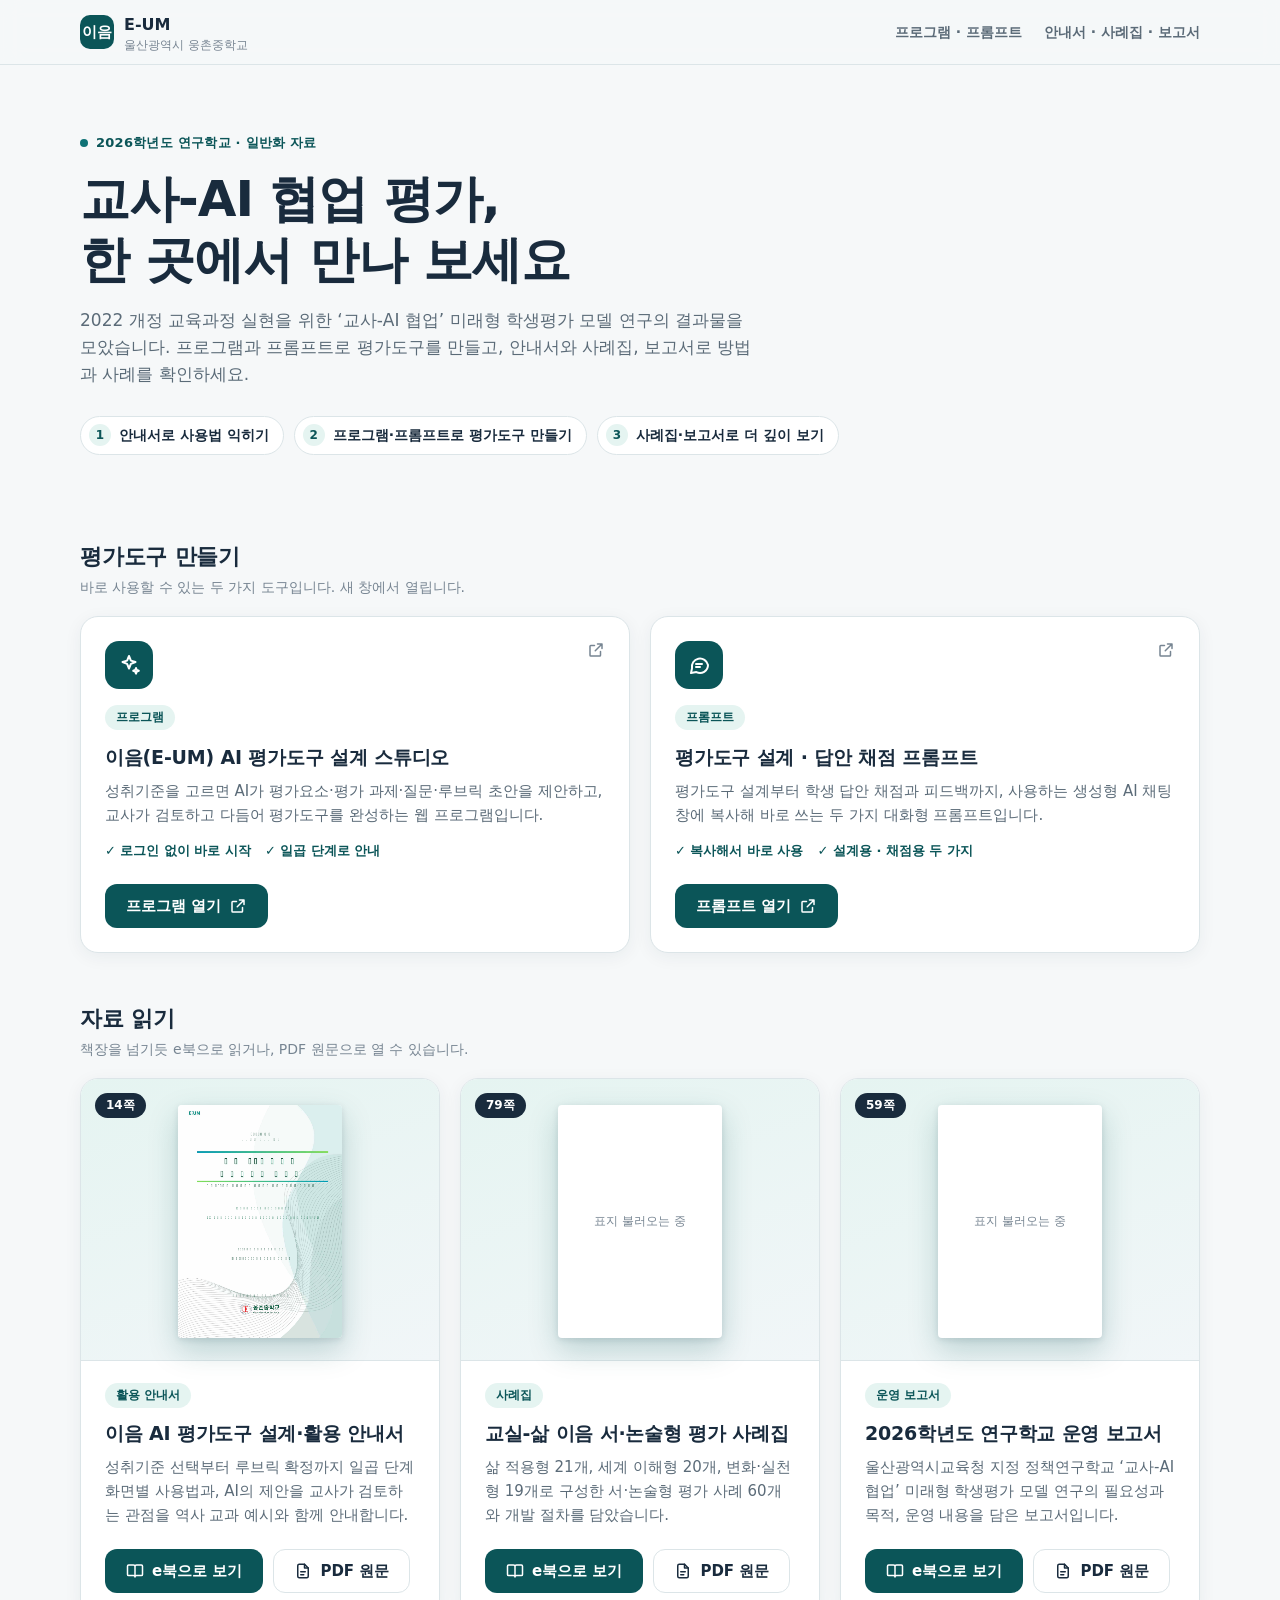
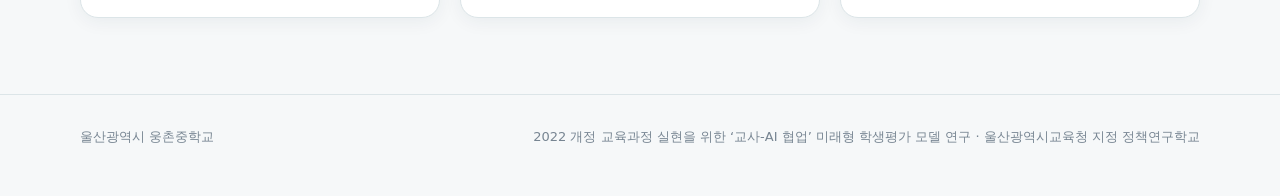
<file: index.html>
<!doctype html>
<html lang="ko">
<head>
<meta charset="utf-8">
<meta name="viewport" content="width=device-width, initial-scale=1">
<title>이음 E-UM 자료 대시보드</title>
<meta name="description" content="교사-AI 협업 미래형 학생평가 모델 연구학교 자료(프로그램, 프롬프트, 안내서, 사례집, 운영 보고서) 바로가기">
<link rel="stylesheet" href="style.css">
</head>
<body>
<header class="topbar">
  <div class="wrap">
    <a class="brand" href="./" aria-label="이음 E-UM 자료 대시보드 처음으로">
      <span class="brand-mark">이음</span>
      <span>E-UM<small id="org"></small></span>
    </a>
    <nav class="nav" aria-label="바로가기">
      <a href="#tools">프로그램 · 프롬프트</a>
      <a href="#docs">안내서 · 사례집 · 보고서</a>
    </nav>
  </div>
</header>

<main>
  <section class="hero wrap">
    <span class="kicker" id="kicker"></span>
    <h1 id="title"></h1>
    <p id="lead"></p>
    <ol class="flow" aria-label="추천 이용 순서">
      <li>안내서로 사용법 익히기</li>
      <li>프로그램·프롬프트로 평가도구 만들기</li>
      <li>사례집·보고서로 더 깊이 보기</li>
    </ol>
  </section>

  <section class="section wrap" id="tools">
    <div class="section-head">
      <div><h2>평가도구 만들기</h2><p>바로 사용할 수 있는 두 가지 도구입니다. 새 창에서 열립니다.</p></div>
    </div>
    <div class="grid two" id="toolGrid"></div>
  </section>

  <section class="section wrap" id="docs">
    <div class="section-head">
      <div><h2>자료 읽기</h2><p>책장을 넘기듯 e북으로 읽거나, PDF 원문으로 열 수 있습니다.</p></div>
    </div>
    <div class="grid three" id="docGrid"></div>
  </section>
</main>

<footer>
  <div class="wrap">
    <span id="foot"></span>
    <span>2022 개정 교육과정 실현을 위한 ‘교사-AI 협업’ 미래형 학생평가 모델 연구 · 울산광역시교육청 지정 정책연구학교</span>
  </div>
</footer>

<script src="config.js"></script>
<script src="vendor/pdf.min.js"></script>
<script>
(function () {
  var C = window.EUM;
  var ICON = {
    tool: '<svg viewBox="0 0 24 24" fill="none" stroke="currentColor" stroke-width="2" stroke-linecap="round" stroke-linejoin="round"><path d="M12 3l1.9 4.6L18.5 9l-4.6 1.9L12 15.5l-1.9-4.6L5.5 9l4.6-1.4z"/><path d="M19 15l.8 2 2 .8-2 .8-.8 2-.8-2-2-.8 2-.8z"/></svg>',
    chat: '<svg viewBox="0 0 24 24" fill="none" stroke="currentColor" stroke-width="2" stroke-linecap="round" stroke-linejoin="round"><path d="M21 12a8 8 0 0 1-11.6 7.1L4 20l1-4.6A8 8 0 1 1 21 12z"/><path d="M9 11h6M9 14h4"/></svg>',
    ext: '<svg viewBox="0 0 24 24" fill="none" stroke="currentColor" stroke-width="2" stroke-linecap="round" stroke-linejoin="round"><path d="M14 4h6v6M20 4l-9 9M18 14v5a1 1 0 0 1-1 1H5a1 1 0 0 1-1-1V7a1 1 0 0 1 1-1h5"/></svg>',
    book: '<svg viewBox="0 0 24 24" fill="none" stroke="currentColor" stroke-width="2" stroke-linecap="round" stroke-linejoin="round"><path d="M2 5.5A1.5 1.5 0 0 1 3.5 4H10a2 2 0 0 1 2 2v14a2 2 0 0 0-2-2H3.5A1.5 1.5 0 0 1 2 16.5zM22 5.5A1.5 1.5 0 0 0 20.5 4H14a2 2 0 0 0-2 2v14a2 2 0 0 1 2-2h6.5a1.5 1.5 0 0 0 1.5-1.5z"/></svg>',
    pdf: '<svg viewBox="0 0 24 24" fill="none" stroke="currentColor" stroke-width="2" stroke-linecap="round" stroke-linejoin="round"><path d="M14 3H7a2 2 0 0 0-2 2v14a2 2 0 0 0 2 2h10a2 2 0 0 0 2-2V8z"/><path d="M14 3v5h5M9 13h6M9 17h4"/></svg>'
  };
  function el(html) { var t = document.createElement('template'); t.innerHTML = html.trim(); return t.content.firstChild; }
  function esc(s) { return String(s).replace(/[&<>"]/g, function (c) { return { '&': '&amp;', '<': '&lt;', '>': '&gt;', '"': '&quot;' }[c]; }); }

  document.getElementById('org').textContent = C.site.org;
  document.getElementById('kicker').textContent = C.site.kicker;
  document.getElementById('title').textContent = C.site.title;
  document.getElementById('lead').textContent = C.site.lead;
  document.getElementById('foot').textContent = C.site.org;

  var tg = document.getElementById('toolGrid');
  C.tools.forEach(function (t) {
    tg.appendChild(el(
      '<article class="card tool">' +
        '<div class="tool-top"><span class="ico">' + ICON[t.icon] + '</span><span class="ext" aria-hidden="true">' + ICON.ext + '</span></div>' +
        '<span class="tag">' + esc(t.tag) + '</span>' +
        '<h3>' + esc(t.title) + '</h3>' +
        '<p>' + esc(t.desc) + '</p>' +
        '<ul class="points">' + t.points.map(function (p) { return '<li>' + esc(p) + '</li>'; }).join('') + '</ul>' +
        '<div class="actions"><a class="btn btn-primary" href="' + esc(t.url) + '" target="_blank" rel="noopener">' + esc(t.cta) + ICON.ext + '</a></div>' +
      '</article>'));
  });

  var dg = document.getElementById('docGrid');
  C.docs.forEach(function (d) {
    var card = el(
      '<article class="card doc">' +
        '<div class="cover"><span class="badge">' + d.pages + '쪽</span><div class="cover-frame"><span class="ph">표지 불러오는 중</span></div></div>' +
        '<div class="doc-body">' +
          '<span class="tag">' + esc(d.tag) + '</span>' +
          '<h3>' + esc(d.title) + '</h3>' +
          '<p>' + esc(d.desc) + '</p>' +
          '<div class="actions">' +
            '<a class="btn btn-primary" href="viewer.html?doc=' + d.id + '">' + ICON.book + 'e북으로 보기</a>' +
            '<a class="btn btn-ghost" href="' + esc(d.file) + '" target="_blank" rel="noopener">' + ICON.pdf + 'PDF 원문</a>' +
          '</div>' +
        '</div>' +
      '</article>');
    dg.appendChild(card);
    d._frame = card.querySelector('.cover-frame');
  });

  /* 표지는 PDF 첫 쪽을 그대로 그려서 보여 줍니다. 실패해도 버튼은 정상 동작합니다. */
  if (window.pdfjsLib) {
    pdfjsLib.GlobalWorkerOptions.workerSrc = 'vendor/pdf.worker.min.js';
    C.docs.reduce(function (chain, d) {
      return chain.then(function () {
        return pdfjsLib.getDocument(d.file).promise.then(function (pdf) {
          return pdf.getPage(1).then(function (page) {
            var base = page.getViewport({ scale: 1 });
            var vp = page.getViewport({ scale: 520 / base.width });
            var cv = document.createElement('canvas');
            cv.width = vp.width; cv.height = vp.height;
            return page.render({ canvasContext: cv.getContext('2d'), viewport: vp }).promise.then(function () {
              d._frame.innerHTML = ''; d._frame.appendChild(cv);
              pdf.destroy();
            });
          });
        });
      }).catch(function () { d._frame.innerHTML = '<span class="ph">' + esc(d.tag) + '</span>'; });
    }, Promise.resolve());
  } else {
    C.docs.forEach(function (d) { d._frame.innerHTML = '<span class="ph">' + esc(d.tag) + '</span>'; });
  }
})();
</script>
</body>
</html>
</file>
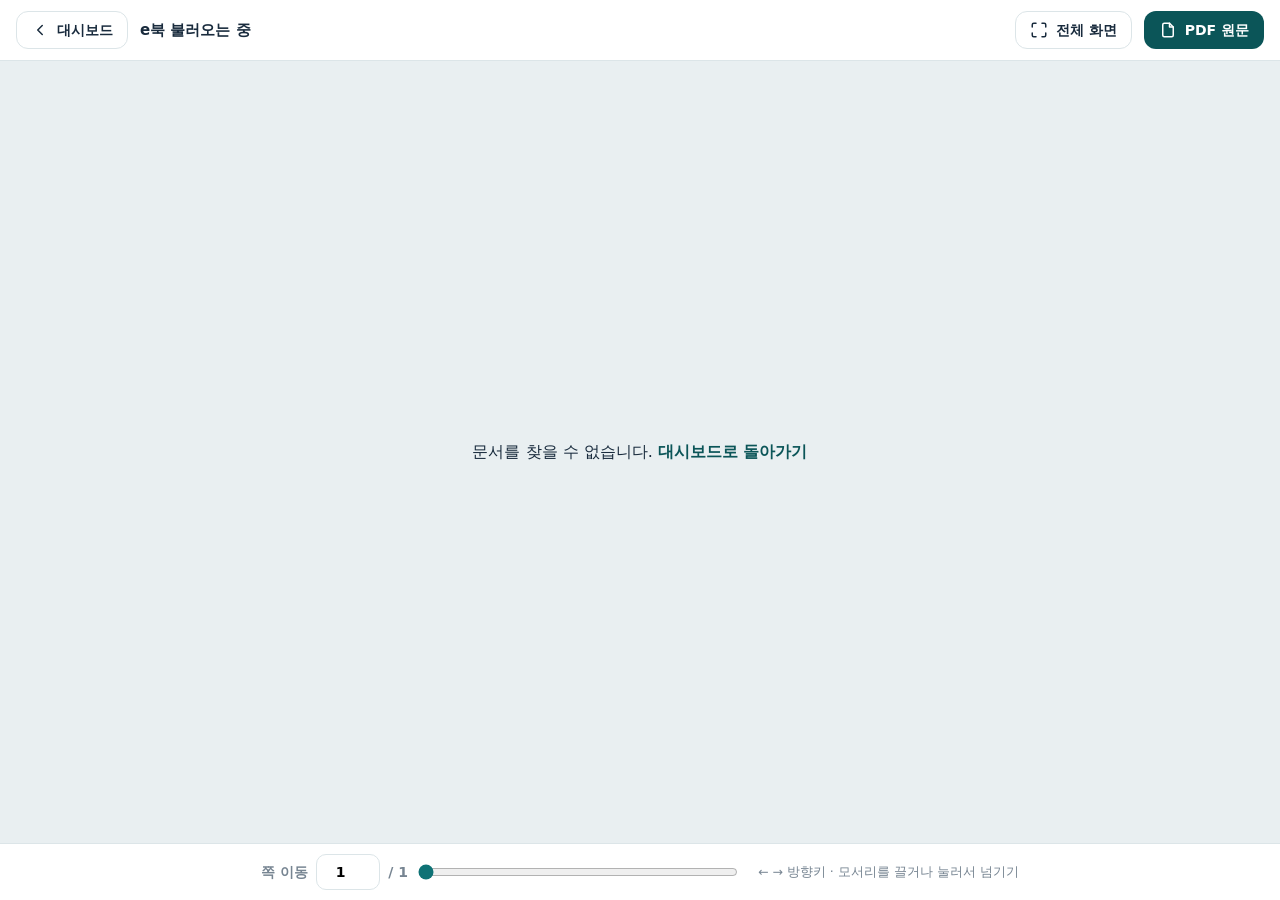
<file: viewer.html>
<!doctype html>
<html lang="ko">
<head>
<meta charset="utf-8">
<meta name="viewport" content="width=device-width, initial-scale=1">
<title>e북 보기 · 이음 E-UM</title>
<link rel="stylesheet" href="style.css">
<style>
  html, body { height: 100%; overflow: hidden; }
  body { display: flex; flex-direction: column; background: #e9eff1; }
  .vbar { background: var(--paper); border-bottom: 1px solid var(--line); flex: none; }
  .vbar .wrap { width: 100%; padding: 0 16px; display: flex; align-items: center; gap: 12px; height: 60px; }
  .vtitle { flex: 1; min-width: 0; }
  .vtitle strong { display: block; font-size: 15px; white-space: nowrap; overflow: hidden; text-overflow: ellipsis; }
  .vtitle span { font-size: 12px; color: var(--dim); }
  .vbar .btn { min-height: 38px; padding: 0 14px; font-size: 14px; }
  .stage { position: relative; flex: 1; min-height: 0; display: grid; place-items: center; padding: 16px 56px; }
  #flip { width: 100%; height: 100%; }
  .page { background: #fff; overflow: hidden; }
  .page img { width: 100%; height: 100%; display: block; user-select: none; -webkit-user-drag: none; }
  .page .wait { width: 100%; height: 100%; display: grid; place-items: center; color: var(--dim); font-size: 13px; }
  .nav-btn { position: absolute; top: 50%; transform: translateY(-50%); width: 44px; height: 44px; border-radius: 50%; border: 1px solid var(--line); background: var(--paper); box-shadow: var(--shadow-sm); display: grid; place-items: center; color: var(--teal-deep); z-index: 5; }
  .nav-btn:hover:not(:disabled) { background: var(--teal-light); }
  .nav-btn:disabled { opacity: 0.35; cursor: default; }
  .nav-btn svg { width: 22px; height: 22px; }
  #prev { left: 6px; } #next { right: 6px; }
  .vfoot { flex: none; background: var(--paper); border-top: 1px solid var(--line); padding: 10px 16px; display: flex; flex-wrap: wrap; align-items: center; justify-content: center; gap: 10px 18px; font-size: 14px; }
  .jump { display: flex; align-items: center; gap: 8px; font-weight: 600; }
  .jump input[type=number] { width: 64px; height: 36px; border: 1px solid var(--line); border-radius: 10px; text-align: center; font: inherit; font-weight: 700; }
  .jump input[type=range] { width: min(320px, 40vw); accent-color: var(--teal); }
  .hint { color: var(--dim); font-size: 12.5px; }
  .msg { position: absolute; inset: 0; display: none; place-items: center; text-align: center; padding: 24px; background: #e9eff1; z-index: 6; }
  .msg.show { display: grid; }
  .msg div { max-width: 420px; }
  .spin { width: 34px; height: 34px; border-radius: 50%; border: 3px solid var(--line); border-top-color: var(--teal); animation: sp 0.9s linear infinite; margin: 0 auto 14px; }
  @keyframes sp { to { transform: rotate(360deg); } }
  @media (max-width: 640px) {
    .stage { padding: 8px 8px; }
    .nav-btn { width: 38px; height: 38px; opacity: 0.9; }
    #prev { left: 2px; } #next { right: 2px; }
    .vbar .btn span { display: none; }
    .hint { display: none; }
  }
</style>
</head>
<body>
<header class="vbar">
  <div class="wrap">
    <a class="btn btn-ghost" href="./" aria-label="대시보드로 돌아가기"><svg viewBox="0 0 24 24" fill="none" stroke="currentColor" stroke-width="2" stroke-linecap="round" stroke-linejoin="round"><path d="M15 18l-6-6 6-6"/></svg><span>대시보드</span></a>
    <div class="vtitle"><strong id="vt">e북 불러오는 중</strong><span id="vs"></span></div>
    <button class="btn btn-ghost" id="fs" type="button" aria-label="전체 화면"><svg viewBox="0 0 24 24" fill="none" stroke="currentColor" stroke-width="2" stroke-linecap="round" stroke-linejoin="round"><path d="M8 3H5a2 2 0 0 0-2 2v3M21 8V5a2 2 0 0 0-2-2h-3M3 16v3a2 2 0 0 0 2 2h3M16 21h3a2 2 0 0 0 2-2v-3"/></svg><span>전체 화면</span></button>
    <a class="btn btn-primary" id="orig" target="_blank" rel="noopener"><svg viewBox="0 0 24 24" fill="none" stroke="currentColor" stroke-width="2" stroke-linecap="round" stroke-linejoin="round"><path d="M14 3H7a2 2 0 0 0-2 2v14a2 2 0 0 0 2 2h10a2 2 0 0 0 2-2V8z"/><path d="M14 3v5h5"/></svg><span>PDF 원문</span></a>
  </div>
</header>

<main class="stage" id="stage">
  <button class="nav-btn" id="prev" type="button" aria-label="이전 쪽"><svg viewBox="0 0 24 24" fill="none" stroke="currentColor" stroke-width="2.4" stroke-linecap="round" stroke-linejoin="round"><path d="M15 18l-6-6 6-6"/></svg></button>
  <div id="flip"></div>
  <button class="nav-btn" id="next" type="button" aria-label="다음 쪽"><svg viewBox="0 0 24 24" fill="none" stroke="currentColor" stroke-width="2.4" stroke-linecap="round" stroke-linejoin="round"><path d="M9 18l6-6-6-6"/></svg></button>
  <div class="msg show" id="msg"><div><div class="spin"></div><p id="msgt">책을 펼치는 중입니다…</p></div></div>
</main>

<footer class="vfoot" style="margin:0">
  <div class="jump">
    <label for="pn">쪽 이동</label>
    <input id="pn" type="number" min="1" value="1" inputmode="numeric">
    <span id="total">/ 1</span>
    <input id="range" type="range" min="1" max="1" value="1" aria-label="쪽 슬라이더">
  </div>
  <span class="hint">← → 방향키 · 모서리를 끌거나 눌러서 넘기기</span>
</footer>

<script>
/* 화면 갱신(requestAnimationFrame)이 멈추는 환경(백그라운드 창 등)에서도 쪽 그리기가 끝나도록 하는 보조 장치: ?raf=0 */
if (/[?&]raf=0/.test(location.search)) window.requestAnimationFrame = function (f) { return setTimeout(function () { f(performance.now()); }, 16); };
</script>
<script src="config.js"></script>
<script src="vendor/pdf.min.js"></script>
<script src="vendor/page-flip.browser.js"></script>
<script>
(function () {
  var C = window.EUM;
  var id = new URLSearchParams(location.search).get('doc');
  var doc = C.docs.filter(function (d) { return d.id === id; })[0];
  var $ = function (s) { return document.getElementById(s); };
  var msg = $('msg'), msgt = $('msgt');

  if (!doc) { msgt.innerHTML = '문서를 찾을 수 없습니다. <a href="./" style="color:var(--teal-deep);font-weight:700">대시보드로 돌아가기</a>'; msg.querySelector('.spin').remove(); return; }
  document.title = doc.title + ' · 이음 E-UM';
  $('vt').textContent = doc.title;
  $('vs').textContent = doc.tag + ' · ' + doc.pages + '쪽';
  $('orig').href = doc.file;

  function fail() {
    msg.classList.add('show');
    msg.innerHTML = '<div><p><strong>e북을 열지 못했습니다.</strong><br>PDF 원문으로 이어서 볼 수 있습니다.</p><a class="btn btn-primary" href="' + doc.file + '">PDF 원문 열기</a></div>';
  }
  if (!window.pdfjsLib || !window.St) { fail(); return; }
  pdfjsLib.GlobalWorkerOptions.workerSrc = 'vendor/pdf.worker.min.js';

  pdfjsLib.getDocument(doc.file).promise.then(function (pdf) {
    var N = pdf.numPages;
    return pdf.getPage(1).then(function (p1) {
      var vp = p1.getViewport({ scale: 1 });
      start(pdf, N, vp.width / vp.height);
    });
  }).catch(fail);

  function start(pdf, N, ratio) {
    var flipEl = $('flip');
    var urls = new Array(N);
    var pages = [];
    for (var i = 0; i < N; i++) {
      var d = document.createElement('div');
      d.className = 'page';
      if (i === 0 || i === N - 1) d.setAttribute('data-density', 'hard');
      d.innerHTML = '<div class="wait">' + (i + 1) + '쪽</div>';
      flipEl.appendChild(d);
      pages.push(d);
    }

    var H = 700, W = Math.round(H * ratio);
    var pf = new St.PageFlip(flipEl, {
      width: W, height: H, size: 'stretch',
      minWidth: 240, maxWidth: 900, minHeight: 340, maxHeight: 1300,
      showCover: true, maxShadowOpacity: 0.45, mobileScrollSupport: false,
      drawShadow: true, flippingTime: 700, usePortrait: true, autoSize: true, clickEventForward: false
    });
    pf.loadFromHTML(pages);
    msg.classList.remove('show');

    var cur = 0;
    var pn = $('pn'), range = $('range'), prev = $('prev'), next = $('next');
    pn.max = N; range.max = N; $('total').textContent = '/ ' + N;

    function sync() {
      cur = focus = pf.getCurrentPageIndex();
      pn.value = cur + 1; range.value = cur + 1;
      prev.disabled = cur <= 0;
      next.disabled = cur >= N - 1 || (pf.getOrientation() === 'landscape' && cur >= N - 2 && N % 2 === 0 && cur >= N - 2);
      pump();
    }
    pf.on('flip', sync);
    pf.on('changeOrientation', function () { setTimeout(sync, 50); });

    function renderPage(idx) {
      return pdf.getPage(idx + 1).then(function (page) {
        var base = page.getViewport({ scale: 1 });
        var vp = page.getViewport({ scale: 1000 / base.width });
        var cv = document.createElement('canvas');
        cv.width = Math.round(vp.width); cv.height = Math.round(vp.height);
        var ctx = cv.getContext('2d');
        ctx.fillStyle = '#fff'; ctx.fillRect(0, 0, cv.width, cv.height);
        return page.render({ canvasContext: ctx, viewport: vp }).promise.then(function () {
          return new Promise(function (res) {
            cv.toBlob(function (b) {
              urls[idx] = URL.createObjectURL(b);
              var img = new Image();
              img.draggable = false; img.alt = (idx + 1) + '쪽';
              img.onload = function () { pages[idx].innerHTML = ''; pages[idx].appendChild(img); res(); };
              img.src = urls[idx];
            }, 'image/jpeg', 0.88);
          });
        });
      });
    }
    var running = 0, focus = 0;
    function pump() {
      while (running < 2) {
        var best = -1, bd = 1e9;
        for (var i = 0; i < N; i++) if (!pages[i]._tried) { var dd = Math.abs(i - focus) + (i < focus ? 0.5 : 0); if (dd < bd) { bd = dd; best = i; } }
        if (best < 0) return;
        running++; pages[best]._tried = true;
        (function (b) {
          renderPage(b).catch(function () { pages[b].innerHTML = '<div class="wait">불러오지 못했습니다</div>'; }).then(function () { running--; pump(); });
        })(best);
      }
    }

    prev.onclick = function () { pf.flipPrev(); };
    next.onclick = function () { pf.flipNext(); };
    function go(n) { n = Math.max(1, Math.min(N, n | 0)); focus = n - 1; pump(); pf.flip(n - 1); }
    pn.addEventListener('change', function () { go(+pn.value); });
    range.addEventListener('change', function () { go(+range.value); });
    range.addEventListener('input', function () { pn.value = range.value; });
    document.addEventListener('keydown', function (e) {
      if (e.target === pn) return;
      if (e.key === 'ArrowRight') pf.flipNext();
      else if (e.key === 'ArrowLeft') pf.flipPrev();
      else if (e.key === 'Home') go(1);
      else if (e.key === 'End') go(N);
    });
    $('fs').onclick = function () {
      if (document.fullscreenElement) document.exitFullscreen();
      else document.documentElement.requestFullscreen && document.documentElement.requestFullscreen();
    };
    document.addEventListener('fullscreenchange', function () { setTimeout(function () { pf.update(); }, 150); });
    window.addEventListener('resize', function () { setTimeout(function () { pf.update(); }, 100); });

    sync();
  }
})();
</script>
</body>
</html>
</file>
<file: style.css>
:root {
  --ink: #192b3d;
  --muted: #5b6b78;
  --dim: #778592;
  --teal: #0e7275;
  --teal-deep: #0b5558;
  --teal-light: #e5f4f1;
  --line: #dce5e8;
  --paper: #fff;
  --canvas: #f6f8f9;
  --shadow: 0 16px 60px rgba(23, 47, 66, 0.07);
  --shadow-sm: 0 4px 18px rgba(23, 47, 66, 0.06);
  --radius: 18px;
}
* { box-sizing: border-box; }
html { scroll-behavior: smooth; }
body {
  margin: 0;
  background: var(--canvas);
  color: var(--ink);
  font-family: Pretendard, 'Apple SD Gothic Neo', 'Malgun Gothic', 'Noto Sans KR', -apple-system, BlinkMacSystemFont, system-ui, sans-serif;
  line-height: 1.6;
  -webkit-font-smoothing: antialiased;
}
a { color: inherit; text-decoration: none; }
button { font: inherit; cursor: pointer; }
:focus-visible { outline: 3px solid var(--teal); outline-offset: 2px; border-radius: 8px; }

.wrap { width: min(1120px, 100% - 32px); margin: 0 auto; }

/* 상단 바 */
.topbar { position: sticky; top: 0; z-index: 20; background: rgba(246, 248, 249, 0.9); backdrop-filter: blur(10px); border-bottom: 1px solid var(--line); }
.topbar .wrap { display: flex; align-items: center; justify-content: space-between; height: 64px; gap: 16px; }
.brand { display: flex; align-items: center; gap: 10px; font-weight: 800; }
.brand-mark { width: 34px; height: 34px; border-radius: 10px; background: var(--teal-deep); color: #fff; display: grid; place-items: center; font-size: 15px; font-weight: 800; }
.brand small { display: block; font-weight: 500; font-size: 12px; color: var(--dim); line-height: 1.2; }
.nav { display: flex; gap: 22px; font-size: 14px; font-weight: 600; color: var(--muted); }
.nav a:hover { color: var(--teal-deep); }

/* 히어로 */
.hero { padding: 64px 0 40px; }
.kicker { display: inline-flex; align-items: center; gap: 8px; font-size: 13px; font-weight: 700; color: var(--teal-deep); letter-spacing: 0.02em; }
.kicker::before { content: ''; width: 8px; height: 8px; border-radius: 50%; background: var(--teal); }
.hero h1 { margin: 14px 0 16px; font-size: clamp(30px, 5.2vw, 50px); line-height: 1.22; letter-spacing: -0.02em; white-space: pre-line; }
.hero h1 em { font-style: normal; color: var(--teal); }
.hero p { margin: 0; max-width: 680px; color: var(--muted); font-size: 17px; }

/* 이용 순서 */
.flow { display: flex; flex-wrap: wrap; gap: 10px; margin-top: 28px; padding: 0; list-style: none; counter-reset: s; }
.flow li { counter-increment: s; display: flex; align-items: center; gap: 8px; background: var(--paper); border: 1px solid var(--line); border-radius: 999px; padding: 7px 14px 7px 8px; font-size: 14px; font-weight: 600; }
.flow li::before { content: counter(s); width: 22px; height: 22px; border-radius: 50%; background: var(--teal-light); color: var(--teal-deep); display: grid; place-items: center; font-size: 12px; font-weight: 800; }

/* 섹션 */
.section { padding: 28px 0 20px; }
.section-head { display: flex; align-items: end; justify-content: space-between; gap: 16px; margin-bottom: 18px; }
.section-head h2 { margin: 0; font-size: 22px; letter-spacing: -0.01em; }
.section-head p { margin: 2px 0 0; color: var(--dim); font-size: 14px; }

.grid { display: grid; gap: 20px; }
.grid.two { grid-template-columns: repeat(2, 1fr); }
.grid.three { grid-template-columns: repeat(3, 1fr); }

.card { background: var(--paper); border: 1px solid var(--line); border-radius: var(--radius); box-shadow: var(--shadow-sm); padding: 24px; display: flex; flex-direction: column; transition: transform 0.18s, box-shadow 0.18s, border-color 0.18s; }
.card:hover { transform: translateY(-3px); box-shadow: var(--shadow); border-color: #c4d8db; }
.tag { align-self: flex-start; font-size: 12px; font-weight: 800; color: var(--teal-deep); background: var(--teal-light); border-radius: 999px; padding: 3px 11px; }
.card h3 { margin: 14px 0 8px; font-size: 19px; line-height: 1.4; letter-spacing: -0.01em; }
.card p { margin: 0; color: var(--muted); font-size: 15px; }
.points { display: flex; flex-wrap: wrap; gap: 6px 14px; margin: 14px 0 0; padding: 0; list-style: none; font-size: 13px; color: var(--teal-deep); font-weight: 600; }
.points li::before { content: '✓ '; }
.actions { display: flex; flex-wrap: wrap; gap: 10px; margin-top: auto; padding-top: 22px; }

.btn { display: inline-flex; align-items: center; justify-content: center; gap: 8px; min-height: 44px; padding: 0 20px; border-radius: 12px; border: 1px solid transparent; font-weight: 700; font-size: 15px; transition: background 0.15s, border-color 0.15s; }
.btn-primary { background: var(--teal-deep); color: #fff; }
.btn-primary:hover { background: var(--teal); }
.btn-ghost { background: var(--paper); border-color: var(--line); color: var(--ink); }
.btn-ghost:hover { border-color: var(--teal); color: var(--teal-deep); }
.btn svg, .ico svg { width: 18px; height: 18px; flex: none; }

/* 도구 카드: 아이콘 */
.tool .ico { width: 48px; height: 48px; border-radius: 14px; background: var(--teal-deep); color: #fff; display: grid; place-items: center; margin-bottom: 16px; }
.tool .ico svg { width: 24px; height: 24px; }
.tool .tag { align-self: flex-start; }
.tool-top { display: flex; justify-content: space-between; align-items: flex-start; }
.ext { color: var(--dim); }
.ext svg { width: 18px; height: 18px; }

/* 문서 카드: 표지 */
.doc { padding: 0; overflow: hidden; }
.cover { position: relative; background: linear-gradient(160deg, #e5f4f1, #f1f6f8); padding: 26px 0 22px; display: grid; place-items: center; border-bottom: 1px solid var(--line); }
.cover-frame { width: 46%; min-width: 130px; aspect-ratio: 595 / 841; background: #fff; border-radius: 4px; box-shadow: 0 12px 30px rgba(11, 85, 88, 0.22), 0 2px 6px rgba(23, 47, 66, 0.12); overflow: hidden; display: grid; place-items: center; transition: transform 0.25s; transform-origin: bottom center; }
.doc:hover .cover-frame { transform: rotate(-1.5deg) scale(1.03); }
.cover-frame canvas { width: 100%; height: 100%; display: block; }
.cover-frame .ph { font-size: 12px; color: var(--dim); padding: 8px; text-align: center; }
.badge { position: absolute; top: 14px; left: 14px; background: var(--ink); color: #fff; font-size: 12px; font-weight: 700; border-radius: 999px; padding: 3px 11px; }
.doc-body { padding: 22px 24px 24px; display: flex; flex-direction: column; flex: 1; }
.doc-body h3 { margin-top: 12px; }
.meta { margin-top: 10px; font-size: 13px; color: var(--dim); font-weight: 600; }

footer { margin-top: 56px; padding: 32px 0 48px; border-top: 1px solid var(--line); color: var(--dim); font-size: 13px; }
footer .wrap { display: flex; flex-wrap: wrap; gap: 8px 24px; justify-content: space-between; }

@media (max-width: 900px) {
  .grid.three { grid-template-columns: repeat(2, 1fr); }
}
@media (max-width: 640px) {
  .nav { display: none; }
  .hero { padding: 40px 0 24px; }
  .hero p { font-size: 16px; }
  .grid.two, .grid.three { grid-template-columns: 1fr; }
  .card { padding: 20px; }
  .doc { padding: 0; }
  .cover-frame { width: 38%; }
  .actions .btn { flex: 1 1 100%; }
}
@media (prefers-reduced-motion: reduce) {
  * { transition: none !important; scroll-behavior: auto !important; }
}
</file>
